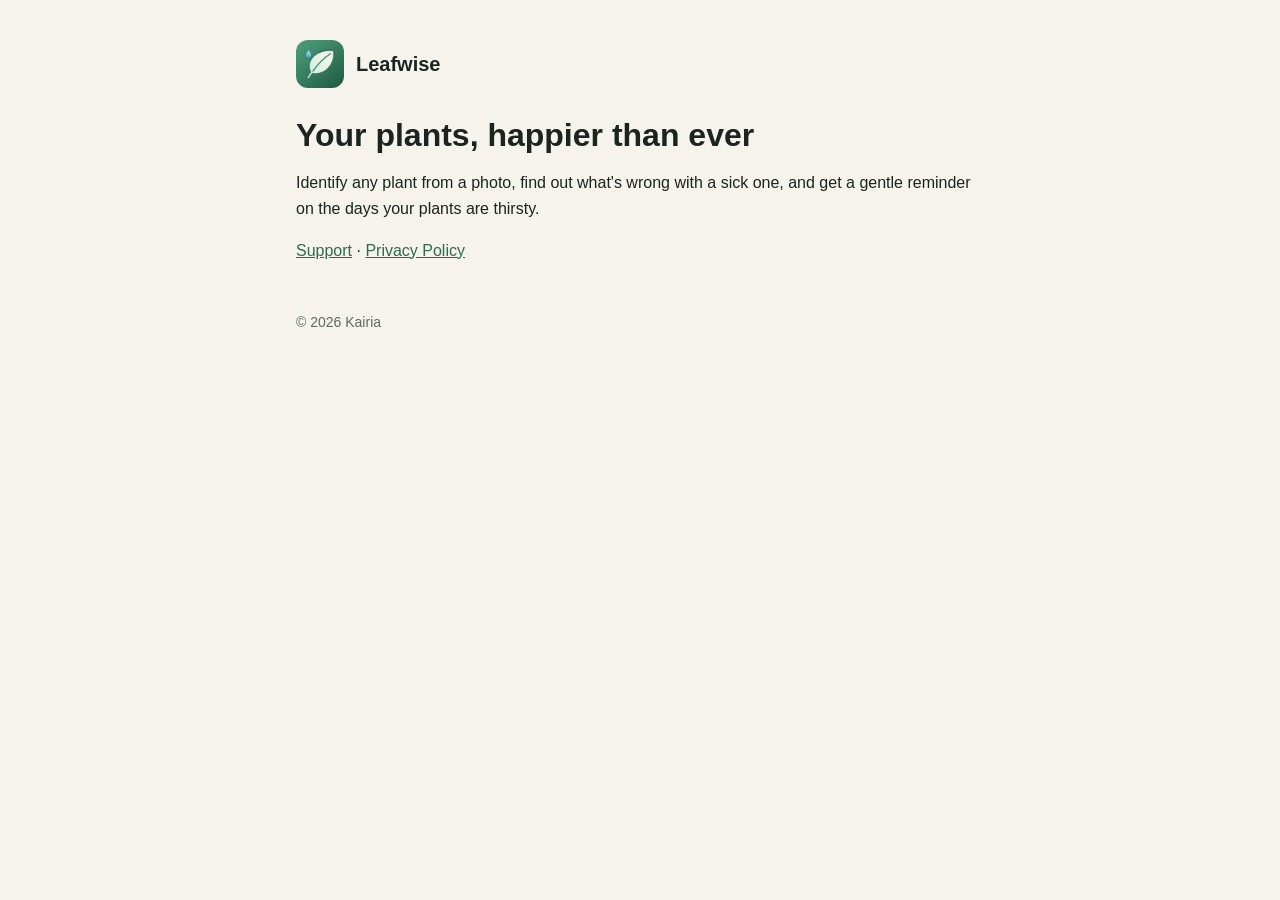
<file: index.html>
<!doctype html>
<html lang="en">
<head>
<meta charset="utf-8">
<meta name="viewport" content="width=device-width, initial-scale=1">
<title>Leafwise: Plant Identifier & Care</title>
<meta name="description" content="Identify any plant from a photo, diagnose problems and get watering reminders.">
<link rel="icon" href="icon.png">
<link rel="stylesheet" href="style.css">
</head>
<body>
<main>
<header><img src="icon.png" alt=""><a href="./">Leafwise</a></header>
<h1>Your plants, happier than ever</h1>
<p>Identify any plant from a photo, find out what's wrong with a sick one, and get a gentle reminder on the days your plants are thirsty.</p>
<p><a href="support.html">Support</a> · <a href="privacy.html">Privacy Policy</a></p>
<footer>© 2026 Kairia</footer>
</main>
</body>
</html>
</file>
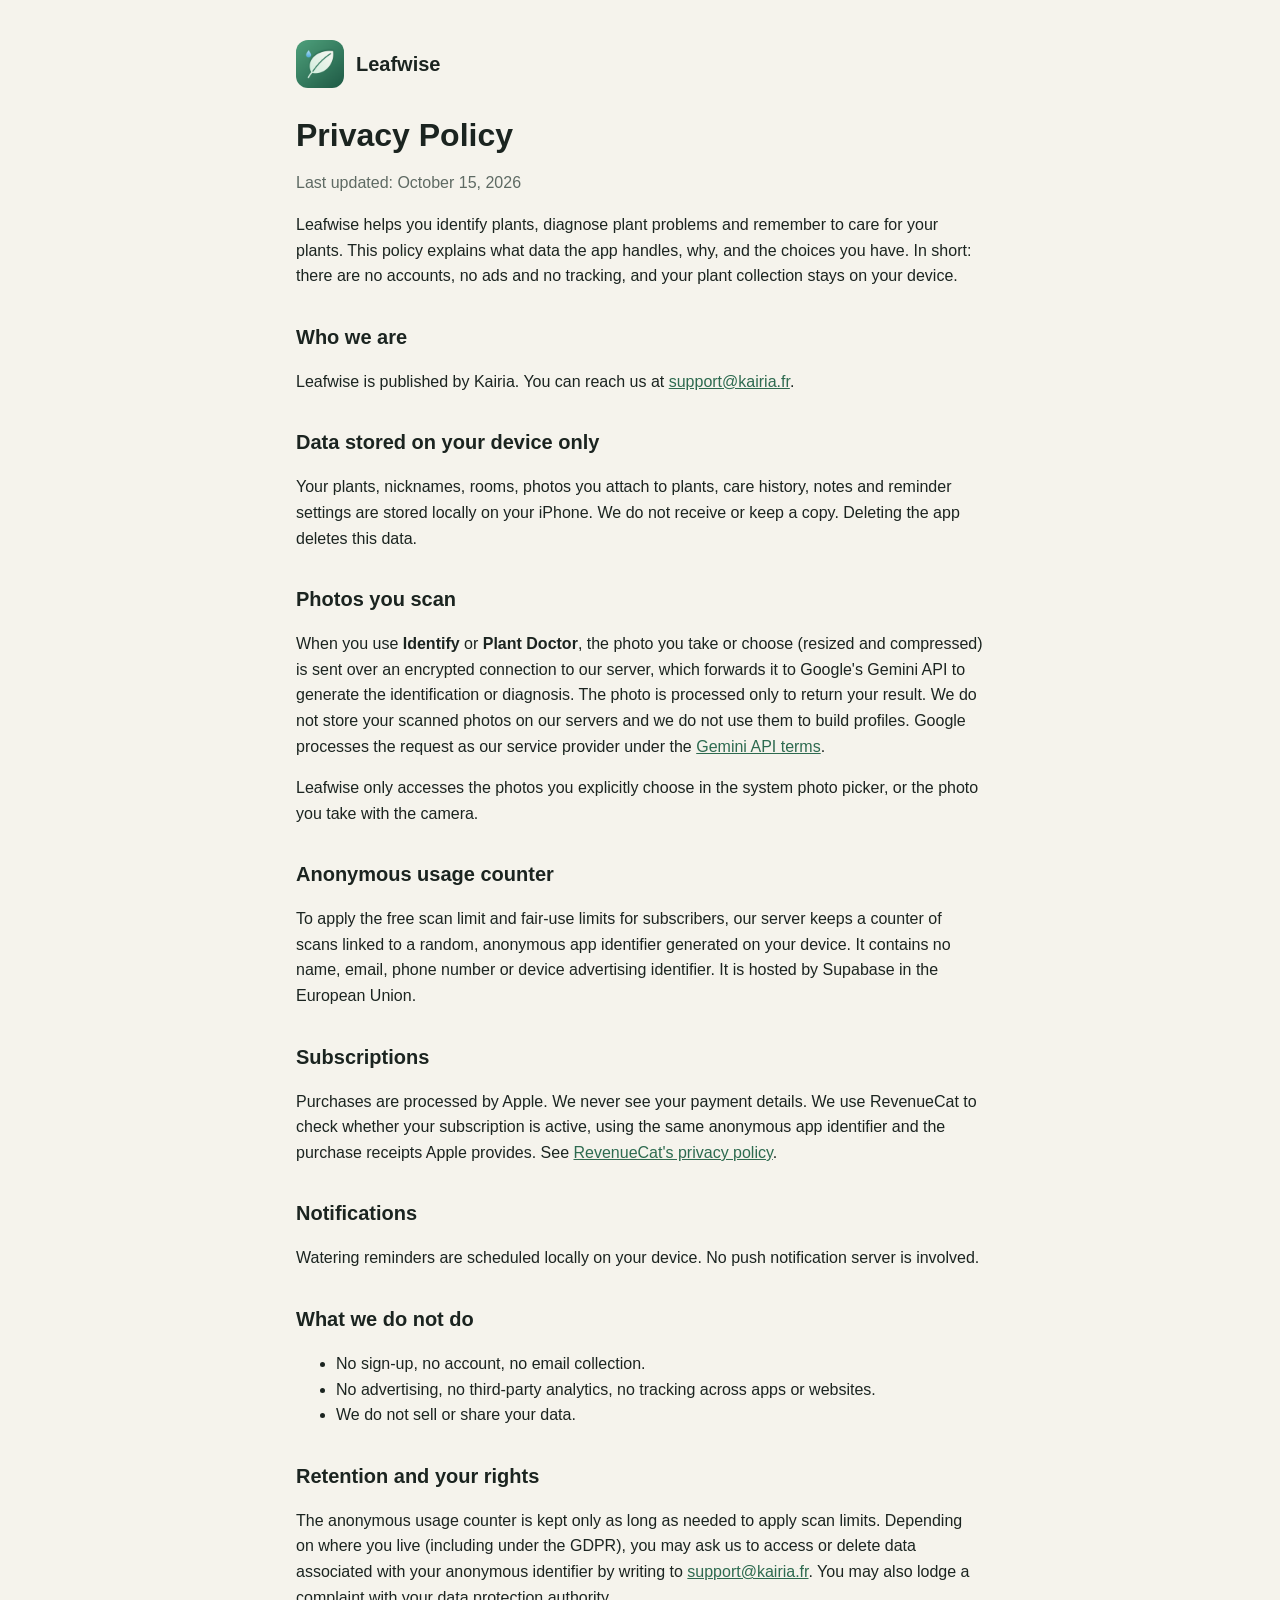
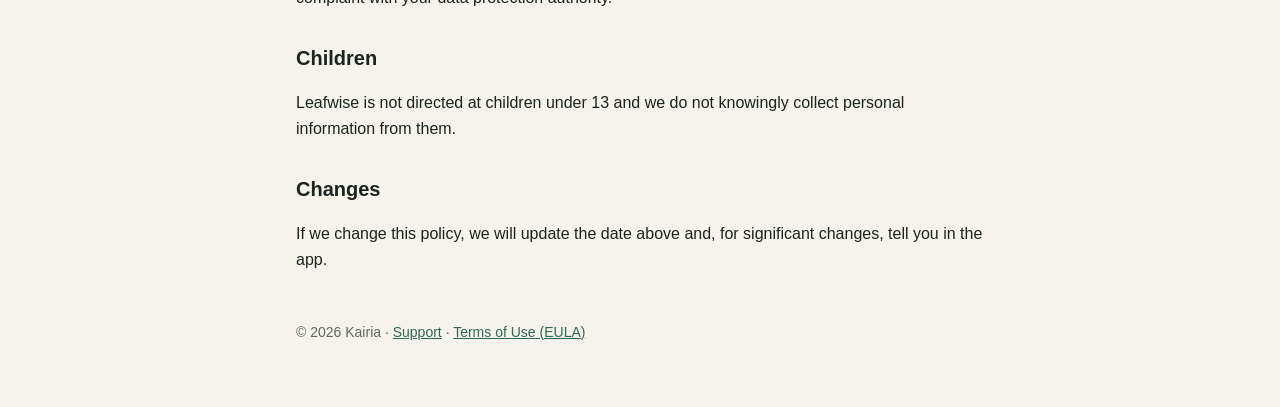
<file: privacy.html>
<!doctype html>
<html lang="en">
<head>
<meta charset="utf-8">
<meta name="viewport" content="width=device-width, initial-scale=1">
<title>Leafwise Privacy Policy</title>
<link rel="icon" href="icon.png">
<link rel="stylesheet" href="style.css">
</head>
<body>
<main>
<header><img src="icon.png" alt=""><a href="./">Leafwise</a></header>
<h1>Privacy Policy</h1>
<p class="muted">Last updated: October 15, 2026</p>

<p>Leafwise helps you identify plants, diagnose plant problems and remember to care for your plants. This policy explains what data the app handles, why, and the choices you have. In short: there are no accounts, no ads and no tracking, and your plant collection stays on your device.</p>

<h2>Who we are</h2>
<p>Leafwise is published by Kairia. You can reach us at <a href="mailto:support@kairia.fr">support@kairia.fr</a>.</p>

<h2>Data stored on your device only</h2>
<p>Your plants, nicknames, rooms, photos you attach to plants, care history, notes and reminder settings are stored locally on your iPhone. We do not receive or keep a copy. Deleting the app deletes this data.</p>

<h2>Photos you scan</h2>
<p>When you use <strong>Identify</strong> or <strong>Plant Doctor</strong>, the photo you take or choose (resized and compressed) is sent over an encrypted connection to our server, which forwards it to Google's Gemini API to generate the identification or diagnosis. The photo is processed only to return your result. We do not store your scanned photos on our servers and we do not use them to build profiles. Google processes the request as our service provider under the <a href="https://ai.google.dev/gemini-api/terms">Gemini API terms</a>.</p>
<p>Leafwise only accesses the photos you explicitly choose in the system photo picker, or the photo you take with the camera.</p>

<h2>Anonymous usage counter</h2>
<p>To apply the free scan limit and fair-use limits for subscribers, our server keeps a counter of scans linked to a random, anonymous app identifier generated on your device. It contains no name, email, phone number or device advertising identifier. It is hosted by Supabase in the European Union.</p>

<h2>Subscriptions</h2>
<p>Purchases are processed by Apple. We never see your payment details. We use RevenueCat to check whether your subscription is active, using the same anonymous app identifier and the purchase receipts Apple provides. See <a href="https://www.revenuecat.com/privacy">RevenueCat's privacy policy</a>.</p>

<h2>Notifications</h2>
<p>Watering reminders are scheduled locally on your device. No push notification server is involved.</p>

<h2>What we do not do</h2>
<ul>
<li>No sign-up, no account, no email collection.</li>
<li>No advertising, no third-party analytics, no tracking across apps or websites.</li>
<li>We do not sell or share your data.</li>
</ul>

<h2>Retention and your rights</h2>
<p>The anonymous usage counter is kept only as long as needed to apply scan limits. Depending on where you live (including under the GDPR), you may ask us to access or delete data associated with your anonymous identifier by writing to <a href="mailto:support@kairia.fr">support@kairia.fr</a>. You may also lodge a complaint with your data protection authority.</p>

<h2>Children</h2>
<p>Leafwise is not directed at children under 13 and we do not knowingly collect personal information from them.</p>

<h2>Changes</h2>
<p>If we change this policy, we will update the date above and, for significant changes, tell you in the app.</p>

<footer>© 2026 Kairia · <a href="support.html">Support</a> · <a href="https://www.apple.com/legal/internet-services/itunes/dev/stdeula/">Terms of Use (EULA)</a></footer>
</main>
</body>
</html>
</file>
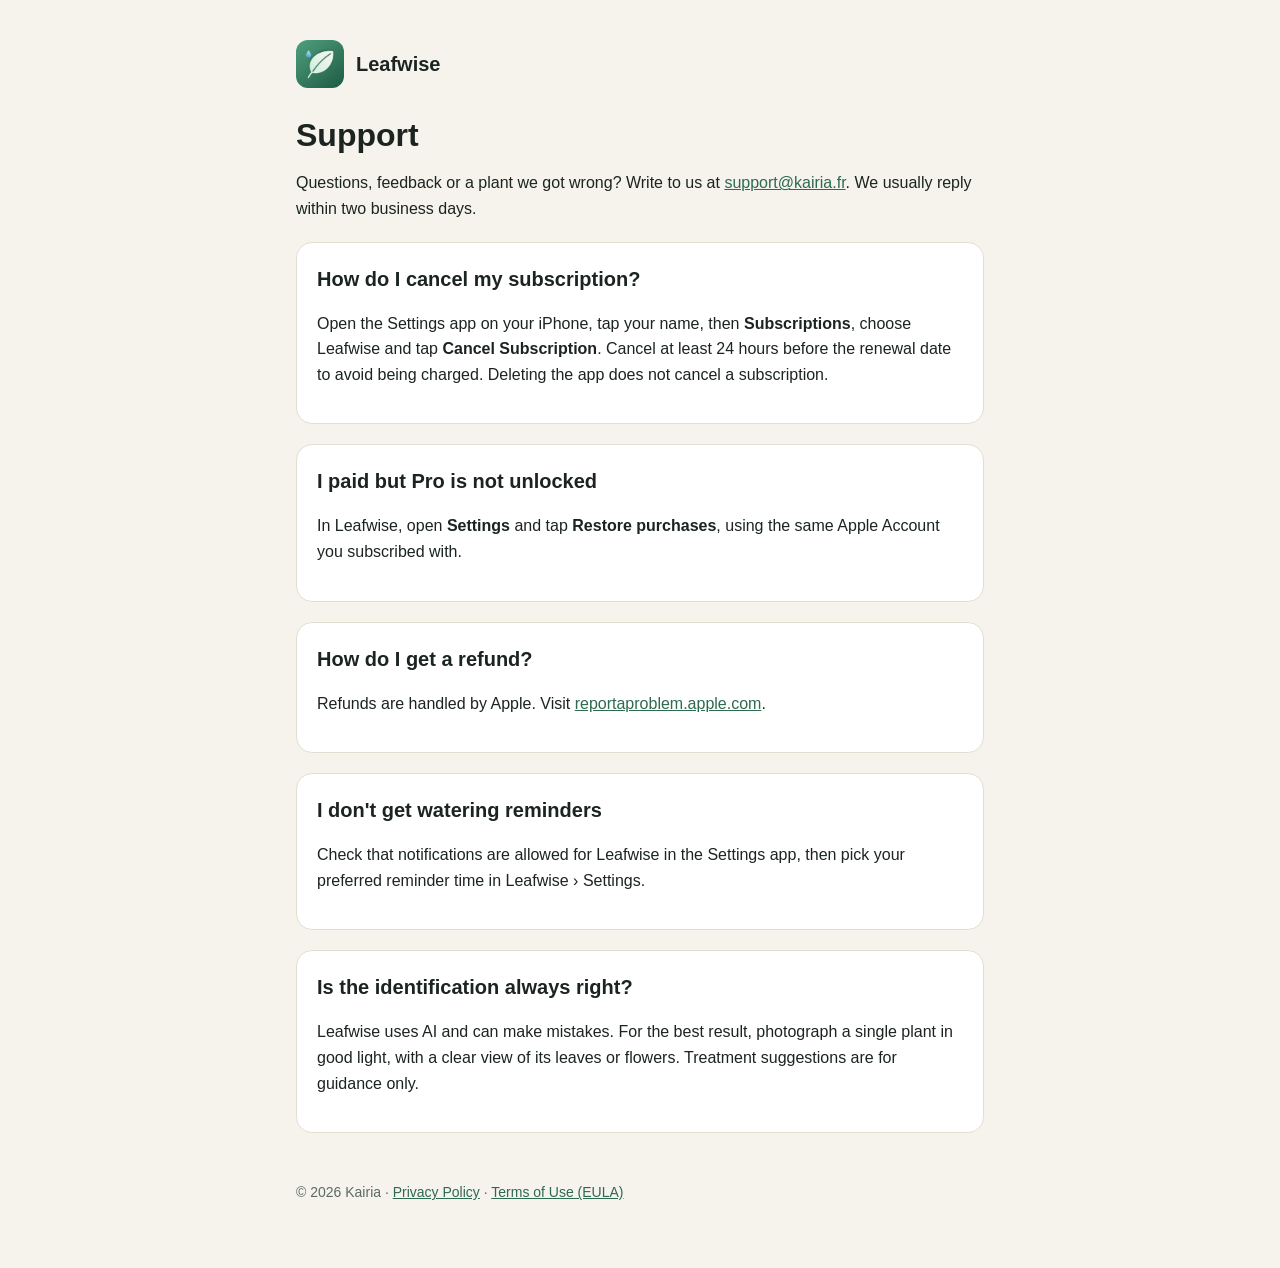
<file: support.html>
<!doctype html>
<html lang="en">
<head>
<meta charset="utf-8">
<meta name="viewport" content="width=device-width, initial-scale=1">
<title>Leafwise Support</title>
<link rel="icon" href="icon.png">
<link rel="stylesheet" href="style.css">
</head>
<body>
<main>
<header><img src="icon.png" alt=""><a href="./">Leafwise</a></header>
<h1>Support</h1>
<p>Questions, feedback or a plant we got wrong? Write to us at <a href="mailto:support@kairia.fr?subject=Leafwise%20support">support@kairia.fr</a>. We usually reply within two business days.</p>

<div class="card">
<h2 style="margin-top:0">How do I cancel my subscription?</h2>
<p>Open the Settings app on your iPhone, tap your name, then <strong>Subscriptions</strong>, choose Leafwise and tap <strong>Cancel Subscription</strong>. Cancel at least 24 hours before the renewal date to avoid being charged. Deleting the app does not cancel a subscription.</p>
</div>

<div class="card">
<h2 style="margin-top:0">I paid but Pro is not unlocked</h2>
<p>In Leafwise, open <strong>Settings</strong> and tap <strong>Restore purchases</strong>, using the same Apple Account you subscribed with.</p>
</div>

<div class="card">
<h2 style="margin-top:0">How do I get a refund?</h2>
<p>Refunds are handled by Apple. Visit <a href="https://reportaproblem.apple.com">reportaproblem.apple.com</a>.</p>
</div>

<div class="card">
<h2 style="margin-top:0">I don't get watering reminders</h2>
<p>Check that notifications are allowed for Leafwise in the Settings app, then pick your preferred reminder time in Leafwise › Settings.</p>
</div>

<div class="card">
<h2 style="margin-top:0">Is the identification always right?</h2>
<p>Leafwise uses AI and can make mistakes. For the best result, photograph a single plant in good light, with a clear view of its leaves or flowers. Treatment suggestions are for guidance only.</p>
</div>

<footer>© 2026 Kairia · <a href="privacy.html">Privacy Policy</a> · <a href="https://www.apple.com/legal/internet-services/itunes/dev/stdeula/">Terms of Use (EULA)</a></footer>
</main>
</body>
</html>
</file>
<file: style.css>
:root { --bg:#F5F3EC; --surface:#FFFFFF; --text:#1B2420; --muted:#5E6A63; --leaf:#2D6A4F; --border:#E2DED2; }
@media (prefers-color-scheme: dark) { :root { --bg:#0F1411; --surface:#19201B; --text:#E9EEEA; --muted:#9AA79F; --leaf:#8FD9B0; --border:#2C352F; } }
* { box-sizing: border-box; }
body { margin:0; background:var(--bg); color:var(--text); font:16px/1.6 -apple-system, BlinkMacSystemFont, "Segoe UI", Roboto, Helvetica, Arial, sans-serif; }
main { max-width:720px; margin:0 auto; padding:40px 16px 64px; }
header { display:flex; align-items:center; gap:12px; margin-bottom:28px; }
header img { width:48px; height:48px; border-radius:12px; }
header a { color:var(--text); text-decoration:none; font-weight:700; font-size:20px; }
h1 { font-size:32px; line-height:1.2; margin:0 0 6px; }
h2 { font-size:20px; margin:32px 0 8px; }
p, li { color:var(--text); }
.muted { color:var(--muted); }
a { color:var(--leaf); }
.card { background:var(--surface); border:1px solid var(--border); border-radius:16px; padding:20px; margin:20px 0; }
footer { margin-top:48px; font-size:14px; color:var(--muted); }
</file>
